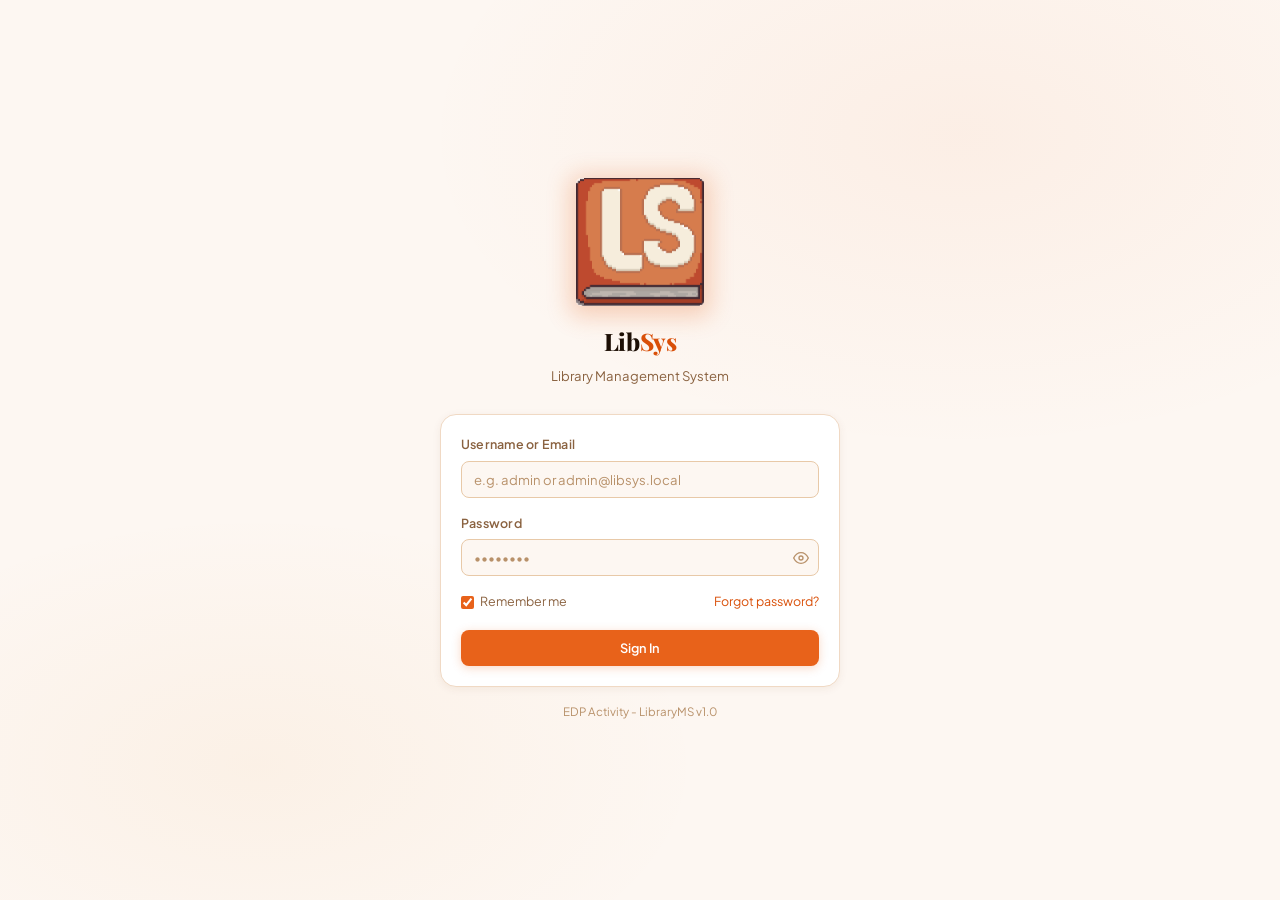
<file: source-code/index.html>
<!DOCTYPE html>
<html lang="en">
<head>
  <meta charset="UTF-8"/>
  <meta name="viewport" content="width=device-width, initial-scale=1.0"/>
  <title>LibSys — Sign In</title>
  <link rel="icon" href="LibSysLogo-mini.png">
  <link rel="stylesheet" href="style.css"/>
</head>
<body>

<!-- ════════════════════════════════════════════════════
     LOGIN PAGE
════════════════════════════════════════════════════ -->
<div class="login-page">
  <div class="login-card anim">
    <div class="login-logo">
      <div class="logo-mark">
        <img src="LibSysLogox64.png" alt="LibSys Logo"/>
      </div>
      <h1>Lib<span style="color:var(--accent2)">Sys</span></h1>
      <p>Library Management System</p>
    </div>

    <div class="card">
      <div class="form-group">
        <label class="form-label">Username or Email</label>
        <input class="form-input" id="login-user" type="text" placeholder="e.g. admin or admin@libsys.local"/>
        <div id="login-user-error"
             style="display:none;color:var(--red);font-size:0.75rem;margin-top:5px;
                    align-items:center;gap:4px">
          <svg width="12" height="12" viewBox="0 0 24 24" fill="none" stroke="currentColor" stroke-width="2.5">
            <circle cx="12" cy="12" r="10"/><line x1="12" y1="8" x2="12" y2="12"/><line x1="12" y1="16" x2="12.01" y2="16"/>
          </svg>
          <span id="login-user-error-text"></span>
        </div>
      </div>
      <div class="form-group">
        <label class="form-label">Password</label>
        <div style="position:relative">
          <input class="form-input" id="login-pass" type="password" placeholder="••••••••" style="padding-right:38px"/>
          <button type="button" id="toggle-pass" onclick="togglePassVis()"
                  style="position:absolute;right:10px;top:50%;transform:translateY(-50%);
                         background:none;border:none;cursor:pointer;padding:0;
                         color:var(--muted);display:flex;align-items:center" title="Show/hide password">
            <svg id="eye-icon-show" width="16" height="16" viewBox="0 0 24 24" fill="none"
                 stroke="currentColor" stroke-width="2">
              <path d="M1 12s4-8 11-8 11 8 11 8-4 8-11 8-11-8-11-8z"/>
              <circle cx="12" cy="12" r="3"/>
            </svg>
            <svg id="eye-icon-hide" width="16" height="16" viewBox="0 0 24 24" fill="none"
                 stroke="currentColor" stroke-width="2" style="display:none">
              <path d="M17.94 17.94A10.07 10.07 0 0 1 12 20c-7 0-11-8-11-8a18.45 18.45 0 0 1 5.06-5.94"/>
              <path d="M9.9 4.24A9.12 9.12 0 0 1 12 4c7 0 11 8 11 8a18.5 18.5 0 0 1-2.16 3.19"/>
              <line x1="1" y1="1" x2="23" y2="23"/>
            </svg>
          </button>
        </div>
        <div id="login-pass-error"
             style="display:none;color:var(--red);font-size:0.75rem;margin-top:5px;
                    align-items:center;gap:4px">
          <svg width="12" height="12" viewBox="0 0 24 24" fill="none" stroke="currentColor" stroke-width="2.5">
            <circle cx="12" cy="12" r="10"/><line x1="12" y1="8" x2="12" y2="12"/><line x1="12" y1="16" x2="12.01" y2="16"/>
          </svg>
          <span id="login-pass-error-text"></span>
        </div>
      </div>
      <div style="display:flex;align-items:center;justify-content:space-between;margin-bottom:18px">
        <label style="display:flex;align-items:center;gap:6px;font-size:0.78rem;color:var(--ghost);cursor:pointer">
          <input type="checkbox" checked style="accent-color:var(--accent)"/> Remember me
        </label>
        <a href="#" onclick="openForgotPassword()" style="color:var(--accent2);font-size:0.78rem;text-decoration:none">Forgot password?</a>
      </div>
      <button class="btn btn-primary" style="width:100%;justify-content:center;padding:10px" onclick="doLogin()" id="login-btn">
        Sign In
      </button>
      <div id="login-error-wrap"></div>
    </div>
    <p style="text-align:center;margin-top:16px;font-size:0.72rem;color:var(--muted)">EDP Activity - LibraryMS v1.0</p>
  </div>
</div>

<!-- ════════════════════════════════════════════════════
     FORGOT PASSWORD MODAL (3-step flow)
════════════════════════════════════════════════════ -->
<div class="modal-overlay" id="modal-forgot">
  <div class="modal fp-modal">

    <!-- Step indicators -->
    <div class="fp-steps">
      <div class="fp-step active" id="fp-step-dot-1">
        <div class="fp-step-circle">1</div>
        <div class="fp-step-label">Identify</div>
      </div>
      <div class="fp-step-line"></div>
      <div class="fp-step" id="fp-step-dot-2">
        <div class="fp-step-circle">2</div>
        <div class="fp-step-label">Verify</div>
      </div>
      <div class="fp-step-line"></div>
      <div class="fp-step" id="fp-step-dot-3">
        <div class="fp-step-circle">3</div>
        <div class="fp-step-label">Reset</div>
      </div>
    </div>

    <!-- ── STEP 1: Enter username or email ── -->
    <div id="fp-pane-1" class="fp-pane active">
      <div class="modal-header">
        <div class="modal-title">Forgot Password</div>
        <button class="modal-close" onclick="closeForgotPassword()"><svg width="14" height="14" viewBox="0 0 24 24" fill="none" stroke="currentColor" stroke-width="2.5"><line x1="18" y1="6" x2="6" y2="18"/><line x1="6" y1="6" x2="18" y2="18"/></svg></button>
      </div>
      <div class="modal-body">
        <p style="font-size:0.82rem;color:var(--ghost);margin-bottom:18px">Enter your username or email address and we'll verify your identity.</p>
        <div class="form-group">
          <label class="form-label">Username or Email <span style="color:var(--accent)">*</span></label>
          <input class="form-input" id="fp-username" type="text" placeholder="e.g. admin or admin@libsys.local"/>
        </div>
        <div id="fp-err-1" class="fp-error" style="display:none"></div>
      </div>
      <div class="modal-footer">
        <button class="btn btn-secondary" onclick="closeForgotPassword()">Cancel</button>
        <button class="btn btn-primary" id="fp-btn-1" onclick="fpStep1Next()">Continue</button>
      </div>
    </div>

    <!-- ── STEP 2: Verify identity via current password ── -->
    <div id="fp-pane-2" class="fp-pane">
      <div class="modal-header">
        <div class="modal-title">Verify Identity</div>
        <button class="modal-close" onclick="closeForgotPassword()"><svg width="14" height="14" viewBox="0 0 24 24" fill="none" stroke="currentColor" stroke-width="2.5"><line x1="18" y1="6" x2="6" y2="18"/><line x1="6" y1="6" x2="18" y2="18"/></svg></button>
      </div>
      <div class="modal-body">
        <div class="fp-user-chip" id="fp-user-chip"></div>
        <p style="font-size:0.82rem;color:var(--ghost);margin-bottom:14px">Enter your current password to confirm it's you.</p>
        <div class="form-group">
          <label class="form-label">Current Password <span style="color:var(--accent)">*</span></label>
          <div style="position:relative">
            <input class="form-input" id="fp-answer" type="password" placeholder="Your current password" style="padding-right:38px"/>
            <button type="button" onclick="toggleEye('fp-answer','fp-eye-cur-show','fp-eye-cur-hide')"
                    style="position:absolute;right:10px;top:50%;transform:translateY(-50%);
                           background:none;border:none;cursor:pointer;padding:0;
                           color:var(--muted);display:flex;align-items:center" title="Show/hide password">
              <svg id="fp-eye-cur-show" width="16" height="16" viewBox="0 0 24 24" fill="none" stroke="currentColor" stroke-width="2"><path d="M1 12s4-8 11-8 11 8 11 8-4 8-11 8-11-8-11-8z"/><circle cx="12" cy="12" r="3"/></svg>
              <svg id="fp-eye-cur-hide" width="16" height="16" viewBox="0 0 24 24" fill="none" stroke="currentColor" stroke-width="2" style="display:none"><path d="M17.94 17.94A10.07 10.07 0 0 1 12 20c-7 0-11-8-11-8a18.45 18.45 0 0 1 5.06-5.94"/><path d="M9.9 4.24A9.12 9.12 0 0 1 12 4c7 0 11 8 11 8a18.5 18.5 0 0 1-2.16 3.19"/><line x1="1" y1="1" x2="23" y2="23"/></svg>
            </button>
          </div>
        </div>
        <div id="fp-err-2" class="fp-error" style="display:none"></div>
      </div>
      <div class="modal-footer">
        <button class="btn btn-secondary" onclick="closeForgotPassword()">Back</button>
        <button class="btn btn-primary" id="fp-btn-2" onclick="fpStep2Next()">Verify</button>
      </div>
    </div>

    <!-- ── STEP 3: Set new password ── -->
    <div id="fp-pane-3" class="fp-pane">
      <div class="modal-header">
        <div class="modal-title">Set New Password</div>
        <button class="modal-close" onclick="closeForgotPassword()"><svg width="14" height="14" viewBox="0 0 24 24" fill="none" stroke="currentColor" stroke-width="2.5"><line x1="18" y1="6" x2="6" y2="18"/><line x1="6" y1="6" x2="18" y2="18"/></svg></button>
      </div>
      <div class="modal-body">
        <div class="fp-success-banner">
          <svg width="16" height="16" viewBox="0 0 24 24" fill="none" stroke="currentColor" stroke-width="2"><polyline points="20 6 9 17 4 12"/></svg>
          Identity verified successfully
        </div>
        <div class="form-group" style="margin-top:16px">
          <label class="form-label">New Password <span style="color:var(--accent)">*</span></label>
          <div style="position:relative">
            <input class="form-input" id="fp-new-pass" type="password" placeholder="Enter new password" style="padding-right:38px"/>
            <button type="button" onclick="toggleEye('fp-new-pass','fp-eye-new-show','fp-eye-new-hide')"
                    style="position:absolute;right:10px;top:50%;transform:translateY(-50%);
                           background:none;border:none;cursor:pointer;padding:0;
                           color:var(--muted);display:flex;align-items:center" title="Show/hide password">
              <svg id="fp-eye-new-show" width="16" height="16" viewBox="0 0 24 24" fill="none" stroke="currentColor" stroke-width="2"><path d="M1 12s4-8 11-8 11 8 11 8-4 8-11 8-11-8-11-8z"/><circle cx="12" cy="12" r="3"/></svg>
              <svg id="fp-eye-new-hide" width="16" height="16" viewBox="0 0 24 24" fill="none" stroke="currentColor" stroke-width="2" style="display:none"><path d="M17.94 17.94A10.07 10.07 0 0 1 12 20c-7 0-11-8-11-8a18.45 18.45 0 0 1 5.06-5.94"/><path d="M9.9 4.24A9.12 9.12 0 0 1 12 4c7 0 11 8 11 8a18.5 18.5 0 0 1-2.16 3.19"/><line x1="1" y1="1" x2="23" y2="23"/></svg>
            </button>
          </div>
        </div>
        <div class="form-group">
          <label class="form-label">Confirm Password <span style="color:var(--accent)">*</span></label>
          <div style="position:relative">
            <input class="form-input" id="fp-confirm-pass" type="password" placeholder="Repeat new password" style="padding-right:38px"/>
            <button type="button" onclick="toggleEye('fp-confirm-pass','fp-eye-conf-show','fp-eye-conf-hide')"
                    style="position:absolute;right:10px;top:50%;transform:translateY(-50%);
                           background:none;border:none;cursor:pointer;padding:0;
                           color:var(--muted);display:flex;align-items:center" title="Show/hide password">
              <svg id="fp-eye-conf-show" width="16" height="16" viewBox="0 0 24 24" fill="none" stroke="currentColor" stroke-width="2"><path d="M1 12s4-8 11-8 11 8 11 8-4 8-11 8-11-8-11-8z"/><circle cx="12" cy="12" r="3"/></svg>
              <svg id="fp-eye-conf-hide" width="16" height="16" viewBox="0 0 24 24" fill="none" stroke="currentColor" stroke-width="2" style="display:none"><path d="M17.94 17.94A10.07 10.07 0 0 1 12 20c-7 0-11-8-11-8a18.45 18.45 0 0 1 5.06-5.94"/><path d="M9.9 4.24A9.12 9.12 0 0 1 12 4c7 0 11 8 11 8a18.5 18.5 0 0 1-2.16 3.19"/><line x1="1" y1="1" x2="23" y2="23"/></svg>
            </button>
          </div>
        </div>
        <div class="fp-strength-wrap">
          <div class="fp-strength-bar" id="fp-strength-bar"></div>
        </div>
        <div class="form-note" id="fp-strength-label" style="margin-top:4px"></div>
        <div id="fp-err-3" class="fp-error" style="display:none"></div>
      </div>
      <div class="modal-footer">
        <button class="btn btn-secondary" onclick="fpGoBack(2)">Back</button>
        <button class="btn btn-primary" onclick="fpStep3Save()">Save Password</button>
      </div>
    </div>

    <!-- ── STEP 4: Done ── -->
    <div id="fp-pane-done" class="fp-pane">
      <div class="modal-body" style="padding:40px 28px;text-align:center">
        <div class="fp-done-icon">
          <svg width="28" height="28" viewBox="0 0 24 24" fill="none" stroke="currentColor" stroke-width="2.5"><polyline points="20 6 9 17 4 12"/></svg>
        </div>
        <div style="font-family:var(--font-display);font-size:1.3rem;font-weight:800;color:var(--snow);margin-bottom:8px">Password Reset!</div>
        <p style="font-size:0.82rem;color:var(--ghost);margin-bottom:24px">Your password has been changed. You can now sign in with your new credentials.</p>
        <button class="btn btn-primary" style="width:100%;justify-content:center" onclick="closeForgotPassword()">Back to Sign In</button>
      </div>
    </div>

  </div>
</div>

<script>
const API = 'http://localhost:5000/api';

// ── EYE TOGGLE (shared helper) ──────────────────────────────────────────────
function toggleEye(inputId, showIconId, hideIconId) {
  const input    = document.getElementById(inputId);
  const showIcon = document.getElementById(showIconId);
  const hideIcon = document.getElementById(hideIconId);
  const isHidden = input.type === 'password';
  input.type = isHidden ? 'text' : 'password';
  showIcon.style.display = isHidden ? 'none' : '';
  hideIcon.style.display = isHidden ? ''     : 'none';
}
function togglePassVis() {
  toggleEye('login-pass', 'eye-icon-show', 'eye-icon-hide');
}

// ── LOGIN — calls the real C# API ──────────────────────────────────────────
// ── TOAST (login page has no shell.js, so inline version) ──────────────────
function loginToast(msg, type = 'error') {
  const svgIcons = {
    success: '<svg width="14" height="14" viewBox="0 0 24 24" fill="none" stroke="currentColor" stroke-width="2.5"><polyline points="20 6 9 17 4 12"/></svg>',
    error:   '<svg width="14" height="14" viewBox="0 0 24 24" fill="none" stroke="currentColor" stroke-width="2.5"><line x1="18" y1="6" x2="6" y2="18"/><line x1="6" y1="6" x2="18" y2="18"/></svg>',
    warn:    '<svg width="14" height="14" viewBox="0 0 24 24" fill="none" stroke="currentColor" stroke-width="2.5"><path d="M10.29 3.86L1.82 18a2 2 0 0 0 1.71 3h16.94a2 2 0 0 0 1.71-3L13.71 3.86a2 2 0 0 0-3.42 0z"/><line x1="12" y1="9" x2="12" y2="13"/><line x1="12" y1="17" x2="12.01" y2="17"/></svg>',
    info:    '<svg width="14" height="14" viewBox="0 0 24 24" fill="none" stroke="currentColor" stroke-width="2.5"><circle cx="12" cy="12" r="10"/><line x1="12" y1="8" x2="12" y2="12"/><line x1="12" y1="16" x2="12.01" y2="16"/></svg>',
  };
  let tc = document.getElementById('toast-container');
  if (!tc) {
    tc = document.createElement('div');
    tc.className = 'toast-container';
    tc.id = 'toast-container';
    document.body.appendChild(tc);
  }
  const el = document.createElement('div');
  el.className = `toast toast-${type}`;
  el.innerHTML = `<span style="display:flex;align-items:center">${svgIcons[type] || svgIcons.info}</span><span>${msg}</span>`;
  tc.appendChild(el);
  setTimeout(() => el.remove(), 3500);
}

async function doLogin() {
  const emailVal = document.getElementById('login-user').value.trim();
  const p        = document.getElementById('login-pass').value;
  const btn      = document.getElementById('login-btn');

  clearFieldErrors();

  let hasError = false;
  if (!emailVal) { showUserError('Email is required.'); hasError = true; }
  if (!p)        { showPassError('Password is required.'); hasError = true; }
  if (hasError) return;

  btn.textContent = 'Signing in…';
  btn.disabled = true;

  try {
    const res  = await fetch(`${API}/users/login`, {
      method:  'POST',
      headers: { 'Content-Type': 'application/json' },
      body:    JSON.stringify({ username: emailVal, password: p })
    });
    const json = await res.json();

    if (!res.ok || !json.success) {
      const msg = json.message || 'Invalid credentials.';
      // "password" in message → show under password field
      // "username" or "account" in message → show under email field
      // anything else (server/API error) → toast
      const lmsg = msg.toLowerCase();
      if (lmsg.includes('password')) {
        showPassError(msg);
      } else if (lmsg.includes('username') || lmsg.includes('account') || lmsg.includes('deactivated') || lmsg.includes('invalid')) {
        showUserError(msg);
      } else {
        loginToast(msg, 'error');
      }
      return;
    }

    sessionStorage.setItem('libsys_auth', '1');
    sessionStorage.setItem('libsys_user', JSON.stringify(json.data));
    window.location.href = 'dashboard.html';

  } catch (err) {
    loginToast('Cannot reach the API server. Is dotnet run running?', 'error');
  } finally {
    btn.textContent = 'Sign In';
    btn.disabled = false;
  }
}

function showUserError(msg) {
  const wrap = document.getElementById('login-user-error');
  document.getElementById('login-user-error-text').textContent = msg;
  wrap.style.display = 'flex';
  document.getElementById('login-user').style.borderColor = 'var(--red)';
}

function showPassError(msg) {
  const wrap = document.getElementById('login-pass-error');
  document.getElementById('login-pass-error-text').textContent = msg;
  wrap.style.display = 'flex';
  document.getElementById('login-pass').style.borderColor = 'var(--red)';
}

function clearFieldErrors() {
  const uw = document.getElementById('login-user-error');
  uw.style.display = 'none';
  document.getElementById('login-user-error-text').textContent = '';
  document.getElementById('login-user').style.borderColor = '';

  const pw = document.getElementById('login-pass-error');
  pw.style.display = 'none';
  document.getElementById('login-pass-error-text').textContent = '';
  document.getElementById('login-pass').style.borderColor = '';
}

document.addEventListener('DOMContentLoaded', () => {
  document.getElementById('login-pass').addEventListener('keydown', e => {
    if (e.key === 'Enter') doLogin();
    clearFieldErrors();
  });
  document.getElementById('login-user').addEventListener('input', () => {
    clearFieldErrors();
  });
  document.getElementById('modal-forgot').addEventListener('click', e => {
    if (e.target === document.getElementById('modal-forgot')) closeForgotPassword();
  });
  document.getElementById('fp-new-pass').addEventListener('input', function() {
    const { score, label } = fpPasswordStrength(this.value);
    const colors = ['', '#C0392B', '#D97706', '#4A7DC0', '#4A8C3A', '#2E7D32'];
    const widths = ['0%', '20%', '40%', '60%', '80%', '100%'];
    const bar = document.getElementById('fp-strength-bar');
    bar.style.width = widths[score];
    bar.style.background = colors[score];
    document.getElementById('fp-strength-label').textContent = label ? `Strength: ${label}` : '';
    document.getElementById('fp-strength-label').style.color = colors[score];
  });
});

// ── FORGOT PASSWORD — fully API-wired ─────────────────────────────────────
// Step 1: Look up account by username OR email via GET /api/users
// Step 2: Verify current password via POST /api/users/login
// Step 3: Save new password via POST /api/users/{id}/password (NO hashing here
//         — the C# controller hashes it; we send plain text over localhost)
//
// _fpUser holds the matched user object across the 3 steps.
let _fpUser = null;

function openForgotPassword() {
  fpReset();
  document.getElementById('modal-forgot').classList.add('open');
}
function closeForgotPassword() {
  document.getElementById('modal-forgot').classList.remove('open');
  setTimeout(fpReset, 300);
}
function fpReset() {
  _fpUser = null;
  document.getElementById('fp-username').value     = '';
  document.getElementById('fp-answer').value       = '';
  document.getElementById('fp-new-pass').value     = '';
  document.getElementById('fp-confirm-pass').value = '';
  fpShowPane(1);
  document.getElementById('fp-strength-bar').style.width = '0';
  document.getElementById('fp-strength-label').textContent = '';
  // Re-enable all step buttons
  ['fp-btn-1','fp-btn-2'].forEach(id => {
    const b = document.getElementById(id);
    if (b) { b.disabled = false; b.textContent = id === 'fp-btn-1' ? 'Continue' : 'Verify'; }
  });
}
function fpShowPane(n) {
  ['1','2','3','done'].forEach(k => {
    document.getElementById(`fp-pane-${k}`).classList.toggle('active', String(k) === String(n));
  });
  [1,2,3].forEach(i => {
    const dot = document.getElementById(`fp-step-dot-${i}`);
    dot.classList.toggle('active', i <= n);
    dot.classList.toggle('done',   i < n);
  });
  ['fp-err-1','fp-err-2','fp-err-3'].forEach(id => {
    const el = document.getElementById(id);
    if (el) { el.style.display = 'none'; el.textContent = ''; }
  });
}
function fpError(pane, msg) {
  const el = document.getElementById(`fp-err-${pane}`);
  if (!el) return;
  el.textContent = msg;
  el.style.display = 'block';
}
function fpGoBack(to) { fpShowPane(to); }

// ── STEP 1: Find account by username OR email ──────────────────────────────
async function fpStep1Next() {
  const identifier = document.getElementById('fp-username').value.trim();
  if (!identifier) { fpError(1, 'Please enter your username or email.'); return; }

  const btn = document.getElementById('fp-btn-1');
  btn.disabled = true; btn.textContent = 'Looking up…';

  try {
    const res  = await fetch(`${API}/users`);
    const json = await res.json();
    if (!res.ok || !json.success) {
      fpError(1, 'Cannot reach the server. Is the API running?');
      btn.disabled = false; btn.textContent = 'Continue';
      return;
    }

    const users = json.data || [];
    // Match by username (case-insensitive, trimmed) OR email (case-insensitive)
    const user = users.find(u =>
      u.username?.trim().toLowerCase()  === identifier.toLowerCase() ||
      u.email?.trim().toLowerCase()     === identifier.toLowerCase()
    );

    if (!user) {
      fpError(1, 'No account found with that username or email.');
      btn.disabled = false; btn.textContent = 'Continue';
      return;
    }
    if (user.status === 'Inactive') {
      fpError(1, 'This account is inactive. Contact an administrator.');
      btn.disabled = false; btn.textContent = 'Continue';
      return;
    }

    _fpUser = user;
    document.getElementById('fp-user-chip').innerHTML =
      `<span>Resetting for:</span> <strong>${user.fullName || user.username}</strong>`;
    fpShowPane(2);

  } catch {
    fpError(1, 'Cannot reach the server. Is dotnet run running?');
    btn.disabled = false; btn.textContent = 'Continue';
  }
}

// ── STEP 2: Verify current password via POST /api/users/login ─────────────
async function fpStep2Next() {
  const currentPw = document.getElementById('fp-answer').value;
  if (!currentPw) { fpError(2, 'Please enter your current password.'); return; }
  if (!_fpUser)   { fpError(2, 'Session expired. Please start over.'); fpShowPane(1); return; }

  const btn = document.getElementById('fp-btn-2');
  btn.disabled = true; btn.textContent = 'Verifying…';

  try {
    // Use login endpoint to verify credentials — if it returns 200, password is correct
    const res  = await fetch(`${API}/users/login`, {
      method:  'POST',
      headers: { 'Content-Type': 'application/json' },
      body:    JSON.stringify({ username: _fpUser.username, password: currentPw })
    });
    const json = await res.json();

    if (!res.ok || !json.success) {
      fpError(2, 'Current password is incorrect. Please try again.');
      btn.disabled = false; btn.textContent = 'Verify';
      return;
    }

    // Password verified — store it so step 3 can use it as currentPassword
    _fpUser._verifiedPw = currentPw;
    fpShowPane(3);

  } catch {
    fpError(2, 'Cannot reach the server. Is dotnet run running?');
    btn.disabled = false; btn.textContent = 'Verify';
  }
}

// ── STEP 3: Save new password via POST /api/users/{id}/password ───────────
// We send the plain-text password — the C# controller hashes it with SHA-256.
// NO hashing in JavaScript. This is intentional for this demo setup.
async function fpStep3Save() {
  const np = document.getElementById('fp-new-pass').value;
  const cp = document.getElementById('fp-confirm-pass').value;

  if (!np)          { fpError(3, 'Please enter a new password.'); return; }
  if (np.length < 6){ fpError(3, 'Password must be at least 6 characters.'); return; }
  if (np !== cp)    { fpError(3, 'Passwords do not match.'); return; }
  if (!_fpUser)     { fpError(3, 'Session expired. Please start over.'); fpShowPane(1); return; }

  const btn = document.querySelector('#fp-pane-3 .btn-primary');
  if (btn) { btn.disabled = true; btn.textContent = 'Saving…'; }

  try {
    const res = await fetch(`${API}/users/${_fpUser.id}/password`, {
      method:  'POST',
      headers: { 'Content-Type': 'application/json' },
      body:    JSON.stringify({
        currentPassword: _fpUser._verifiedPw,  // verified in step 2
        newPassword:     np                      // plain text — API hashes it
      })
    });
    const json = await res.json();

    if (!res.ok || !json.success) {
      fpError(3, json.message || 'Failed to save password. Please try again.');
      if (btn) { btn.disabled = false; btn.textContent = 'Save Password'; }
      return;
    }

    // Success — go to done screen
    fpShowPane('done');

  } catch {
    fpError(3, 'Cannot reach the server. Is dotnet run running?');
    if (btn) { btn.disabled = false; btn.textContent = 'Save Password'; }
  }
}

function fpPasswordStrength(pw) {
  if (!pw) return { score: 0, label: '' };
  let score = 0;
  if (pw.length >= 6)  score++;
  if (pw.length >= 10) score++;
  if (/[A-Z]/.test(pw)) score++;
  if (/[0-9]/.test(pw)) score++;
  if (/[^A-Za-z0-9]/.test(pw)) score++;
  const labels = ['', 'Weak', 'Fair', 'Good', 'Strong', 'Very Strong'];
  return { score, label: labels[score] || '' };
}
</script>
</body>
</html>
</file>
<file: source-code/style.css>
@import url('https://fonts.googleapis.com/css2?family=Playfair+Display:wght@400;600;700;800&family=Plus+Jakarta+Sans:wght@300;400;500;600&family=JetBrains+Mono:wght@400;500&display=swap');

:root {
  /* ── Light-mode orange-punch palette ── */
  --bg:         #FDF7F2;
  --bg2:        #FAF0E6;
  --surface:    #FFFFFF;
  --surface2:   #FEF0E4;
  --border:     #F0D9C4;
  --border2:    #E8C9A8;
  --muted:      #B8916A;
  --ghost:      #8A6240;
  --text:       #2D1A0A;
  --text-dim:   #6B4226;
  --snow:       #1C0E04;

  --accent:     #E8621A;
  --accent2:    #D94F08;
  --accent-glow: rgba(232,98,26,0.14);
  --amber:      #D97706;
  --rust:       #B94020;
  --sage:       #4A8C3A;
  --red:        #C0392B;
  --teal:       #0E7A6A;

  --font-display: 'Playfair Display', serif;
  --font-body:    'Plus Jakarta Sans', sans-serif;
  --font-mono:    'JetBrains Mono', monospace;

  --radius:     10px;
  --radius-lg:  16px;
  --shadow:     0 4px 24px rgba(120,60,10,0.10);
  --shadow-sm:  0 2px 8px rgba(120,60,10,0.07);
}

*, *::before, *::after { 
  box-sizing: border-box; 
  margin: 0; 
  padding: 0; 

  -webkit-user-select: none;
  -khtml-user-select: none;
  -moz-user-select: none;
  -o-user-select: none;
  user-select: none;
}

img {
  -webkit-user-select: none;
  -khtml-user-select: none;
  -moz-user-select: none;
  -o-user-select: none;
  user-select: none;
}

html { scroll-behavior: smooth; }

body {
  background: var(--bg);
  color: var(--text);
  font-family: var(--font-body);
  font-size: 14px;
  line-height: 1.6;
  -webkit-font-smoothing: antialiased;
  min-height: 100vh;
}

/* ─── SCROLLBAR ─── */
::-webkit-scrollbar { width: 6px; height: 6px; }
::-webkit-scrollbar-track { background: var(--bg2); }
::-webkit-scrollbar-thumb { background: var(--border2); border-radius: 3px; }

/* ─── LAYOUT ─── */
.app-shell {
  display: flex;
  height: 100vh;
  overflow: hidden;
}

/* ─── SIDEBAR ─── */
.sidebar {
  width: 230px;
  flex-shrink: 0;
  background: var(--surface);
  border-right: 1px solid var(--border);
  display: flex;
  flex-direction: column;
  transition: width 0.3s cubic-bezier(0.16,1,0.3,1);
  overflow: hidden;
}
.sidebar.collapsed { width: 60px; }

.sidebar-brand {
  padding: 20px 16px 16px;
  border-bottom: 1px solid var(--border);
  display: flex;
  align-items: center;
  gap: 10px;
  min-height: 64px;
  /* Smooth padding transition for collapse */
  transition: padding 0.3s cubic-bezier(0.16,1,0.3,1);
}

/* When collapsed, center the logo with tighter padding */
.sidebar.collapsed .sidebar-brand {
  padding: 13px 11px;
  justify-content: center;
}

.brand-icon {
  /* Fixed size — logo scales down via img transition */
  width: 58px; height: 58px;
  display: flex; align-items: center; justify-content: center;
  flex-shrink: 0;
  overflow: hidden;
  transition: width 0.3s cubic-bezier(0.16,1,0.3,1),
              height 0.3s cubic-bezier(0.16,1,0.3,1);
}

/* Collapsed: shrink the icon container to fit the 60px sidebar */
/* 60px sidebar - 22px total padding = 38px icon */
.sidebar.collapsed .brand-icon {
  width: 36px;
  height: 36px;
}

.brand-icon img {
  width: 100%; height: 100%;
  object-fit: cover;
  display: block;
  border-radius: 4px; /* subtle rounding to match the logo's own corners */
}

.brand-text {
  font-family: var(--font-display);
  font-weight: 700;
  font-size: 1.5rem;
  color: var(--snow);
  letter-spacing: -0.01em;
  white-space: nowrap;
  overflow: hidden;
  /* Fade out text as sidebar collapses */
  transition: opacity 0.2s ease, width 0.3s cubic-bezier(0.16,1,0.3,1);
}
.sidebar.collapsed .brand-text {
  opacity: 0;
  width: 0;
  pointer-events: none;
}
.brand-text span { color: var(--accent2); }

.sidebar-nav { padding: 10px 8px; flex: 1; overflow-y: auto; }
.nav-section-label {
  font-size: 0.65rem;
  font-weight: 600;
  letter-spacing: 0.1em;
  text-transform: uppercase;
  color: var(--muted);
  padding: 10px 8px 4px;
  white-space: nowrap;
  overflow: hidden;
}
.nav-item {
  display: flex;
  align-items: center;
  gap: 10px;
  padding: 8px 10px;
  border-radius: 8px;
  cursor: pointer;
  color: var(--ghost);
  margin-bottom: 2px;
  transition: all 0.15s;
  white-space: nowrap;
  border: 1px solid transparent;
  text-decoration: none;
  font-size: 0.82rem;
  font-weight: 500;
}
.nav-item:hover { background: var(--bg2); color: var(--text); }
.nav-item.active {
  background: rgba(232,98,26,0.10);
  color: var(--accent2);
  border-color: rgba(232,98,26,0.22);
}
.nav-icon { width: 18px; height: 18px; flex-shrink: 0; }
.nav-label {
  overflow: hidden;
  transition: opacity 0.2s ease, width 0.3s cubic-bezier(0.16,1,0.3,1);
}
.sidebar.collapsed .nav-label {
  opacity: 0;
  width: 0;
  pointer-events: none;
}
.sidebar.collapsed .nav-section-label {
  opacity: 0;
  height: 0;
  padding: 0;
  margin: 0;
  pointer-events: none;
  transition: opacity 0.15s ease, height 0.3s, padding 0.3s;
}
/* Center nav items when collapsed so icon sits in the middle */
.sidebar.collapsed .nav-item {
  justify-content: center;
  padding: 8px 0;
}
.sidebar.collapsed .sidebar-footer .nav-item {
  justify-content: center;
  padding: 8px 0;
}

.sidebar-footer {
  padding: 10px 8px;
  border-top: 1px solid var(--border);
}

/* ─── MAIN AREA ─── */
.main-area {
  flex: 1;
  overflow: hidden;
  display: flex;
  flex-direction: column;
}

.topbar {
  height: 64px;
  border-bottom: 1px solid var(--border);
  background: rgba(253,247,242,0.92);
  backdrop-filter: blur(10px);
  display: flex;
  align-items: center;
  padding: 0 24px;
  gap: 12px;
  flex-shrink: 0;
  position: sticky;
  top: 0;
  z-index: 10;
}
.topbar-toggle {
  background: var(--surface2);
  border: 1px solid var(--border);
  border-radius: 8px;
  padding: 6px 8px;
  cursor: pointer;
  color: var(--ghost);
  display: flex; align-items: center;
  transition: all 0.15s;
}
.topbar-toggle:hover { color: var(--accent2); border-color: var(--border2); }

.topbar-title {
  font-family: var(--font-display);
  font-size: 1.15rem;
  font-weight: 700;
  color: var(--snow);
  flex: 1;
}
.topbar-actions { display: flex; align-items: center; gap: 8px; }

.page-content {
  flex: 1;
  overflow-y: auto;
  padding: 28px 28px;
}

/* ─── PAGE HEADER ─── */
.page-header {
  margin-bottom: 24px;
  display: flex;
  align-items: flex-start;
  justify-content: space-between;
  flex-wrap: wrap;
  gap: 12px;
}
.page-header-left {}
.page-title {
  font-family: var(--font-display);
  font-size: 1.6rem;
  font-weight: 800;
  color: var(--snow);
  letter-spacing: -0.02em;
}
.page-subtitle { color: var(--ghost); font-size: 0.82rem; margin-top: 2px; }

/* ─── CARDS ─── */
.card {
  background: var(--surface);
  border: 1px solid var(--border);
  border-radius: var(--radius-lg);
  padding: 20px;
  box-shadow: var(--shadow-sm);
}
.card-header {
  display: flex;
  align-items: center;
  justify-content: space-between;
  margin-bottom: 16px;
}
.card-title {
  font-family: var(--font-display);
  font-size: 0.95rem;
  font-weight: 700;
  color: var(--snow);
}

/* ─── STAT CARDS ─── */
.stats-grid {
  display: grid;
  grid-template-columns: repeat(4, 1fr);
  gap: 14px;
  margin-bottom: 24px;
}
.stat-card {
  background: var(--surface);
  border: 1px solid var(--border);
  border-radius: var(--radius-lg);
  padding: 18px 20px;
  position: relative;
  overflow: hidden;
  transition: border-color 0.2s;
}
.stat-card::before {
  content: '';
  position: absolute;
  top: 0; left: 0; right: 0;
  height: 3px;
  background: var(--accent-bar, var(--accent));
}
.stat-card:hover { border-color: var(--border2); box-shadow: var(--shadow); }
.stat-icon {
  width: 38px; height: 38px;
  border-radius: 10px;
  display: flex; align-items: center; justify-content: center;
  margin-bottom: 12px;
  overflow: hidden;
}
.stat-icon img {
  width: 20px; height: 20px;
  object-fit: contain;
}
.stat-value {
  font-family: var(--font-display);
  font-size: 1.75rem;
  font-weight: 800;
  color: var(--snow);
  letter-spacing: -0.02em;
  line-height: 1;
}
.stat-label {
  color: var(--ghost);
  font-size: 0.75rem;
  margin-top: 4px;
}
.stat-badge {
  display: inline-flex;
  align-items: center;
  gap: 3px;
  font-size: 0.65rem;
  font-weight: 600;
  padding: 2px 7px;
  border-radius: 100px;
  margin-top: 6px;
}
.badge-green   { background: rgba(74,140,58,0.12);  color: #3A7A2A; }
.badge-orange  { background: rgba(232,98,26,0.12);  color: var(--accent2); }
.badge-red     { background: rgba(192,57,43,0.12);  color: var(--red); }
.badge-amber   { background: rgba(217,119,6,0.12);  color: var(--amber); }

/* ─── TABLE ─── */
.table-wrap { overflow-x: auto; }
table {
  width: 100%;
  border-collapse: collapse;
  font-size: 0.82rem;
}
thead th {
  padding: 10px 14px;
  text-align: left;
  font-size: 0.68rem;
  font-weight: 600;
  letter-spacing: 0.08em;
  text-transform: uppercase;
  color: var(--muted);
  border-bottom: 1px solid var(--border);
  white-space: nowrap;
  background: var(--bg2);
}
tbody td {
  padding: 11px 14px;
  border-bottom: 1px solid var(--border);
  color: var(--text);
  vertical-align: middle;
}
tbody tr:last-child td { border-bottom: none; }
tbody tr { transition: background 0.12s; }
tbody tr:hover td { background: rgba(232,98,26,0.04); }

.td-mono  { font-family: var(--font-mono); font-size: 0.75rem; color: var(--ghost); }
.td-title { font-weight: 600; color: var(--snow); }
.td-sub   { font-size: 0.72rem; color: var(--ghost); margin-top: 1px; }

/* ─── STATUS BADGES ─── */
.status {
  display: inline-flex;
  align-items: center;
  gap: 5px;
  padding: 3px 10px;
  border-radius: 100px;
  font-size: 0.72rem;
  font-weight: 600;
}
.status::before {
  content: '';
  width: 6px; height: 6px;
  border-radius: 50%;
  background: currentColor;
  opacity: 0.8;
}
.status-active    { background: rgba(74,140,58,0.12);  color: #3A7A2A; }
.status-returned  { background: rgba(232,98,26,0.12);  color: var(--accent2); }
.status-overdue   { background: rgba(192,57,43,0.12);  color: var(--red); }
.status-suspended { background: rgba(217,119,6,0.12);  color: var(--amber); }
.status-expired   { background: rgba(100,100,100,0.10);color: #777; }

.avail-yes { background: rgba(74,140,58,0.10);  color: #3A7A2A; font-size:0.72rem; padding:3px 10px; border-radius:100px; font-weight:600; display:inline-block; }
.avail-no  { background: rgba(192,57,43,0.10);  color: var(--red); font-size:0.72rem; padding:3px 10px; border-radius:100px; font-weight:600; display:inline-block; }

/* ─── BUTTONS ─── */
.btn {
  display: inline-flex;
  align-items: center;
  gap: 6px;
  padding: 8px 16px;
  border-radius: 8px;
  border: none;
  cursor: pointer;
  font-family: var(--font-body);
  font-size: 0.8rem;
  font-weight: 600;
  transition: all 0.15s;
  white-space: nowrap;
  text-decoration: none;
}
.btn:active { transform: scale(0.97); }
.btn-primary {
  background: var(--accent);
  color: #fff;
  box-shadow: 0 2px 10px rgba(232,98,26,0.25);
}
.btn-primary:hover { background: var(--accent2); box-shadow: 0 4px 16px rgba(232,98,26,0.35); }
.btn-secondary {
  background: var(--surface2);
  border: 1px solid var(--border2);
  color: var(--text);
}
.btn-secondary:hover { border-color: var(--accent); color: var(--accent2); }
.btn-ghost-red {
  background: rgba(192,57,43,0.07);
  border: 1px solid rgba(192,57,43,0.22);
  color: var(--red);
}
.btn-ghost-red:hover { background: rgba(192,57,43,0.14); }
.btn-sm { padding: 5px 10px; font-size: 0.72rem; border-radius: 6px; }
.btn-icon { padding: 6px; border-radius: 7px; }

/* ─── FORM ELEMENTS ─── */
.form-group { margin-bottom: 16px; }
.form-label {
  display: block;
  font-size: 0.78rem;
  font-weight: 600;
  color: var(--ghost);
  margin-bottom: 6px;
  letter-spacing: 0.02em;
}
.form-input, .form-select, .form-textarea {
  width: 100%;
  background: var(--bg);
  border: 1px solid var(--border2);
  border-radius: 8px;
  padding: 9px 12px;
  color: var(--text);
  font-family: var(--font-body);
  font-size: 0.82rem;
  transition: all 0.2s;
  outline: none;
}
.form-input::placeholder { color: var(--muted); }
.form-input:focus, .form-select:focus, .form-textarea:focus {
  border-color: var(--accent);
  box-shadow: 0 0 0 3px rgba(232,98,26,0.10);
}
.form-select { cursor: pointer; }
.form-select option { background: var(--surface); }
.form-grid-2 { display: grid; grid-template-columns: 1fr 1fr; gap: 14px; }
.form-grid-3 { display: grid; grid-template-columns: 1fr 1fr 1fr; gap: 14px; }
.form-note { font-size: 0.7rem; color: var(--muted); margin-top: 4px; }

/* ─── MODAL ─── */
.modal-overlay {
  position: fixed;
  inset: 0;
  background: rgba(45,26,10,0.35);
  backdrop-filter: blur(4px);
  display: flex;
  align-items: center;
  justify-content: center;
  z-index: 100;
  padding: 20px;
  opacity: 0;
  pointer-events: none;
  transition: opacity 0.2s;
}
.modal-overlay.open { opacity: 1; pointer-events: all; }
.modal {
  background: var(--surface);
  border: 1px solid var(--border2);
  border-radius: var(--radius-lg);
  width: 100%;
  max-width: 520px;
  box-shadow: 0 20px 60px rgba(120,60,10,0.18);
  transform: translateY(12px);
  transition: transform 0.25s cubic-bezier(0.16,1,0.3,1);
  max-height: 90vh;
  overflow-y: auto;
}
.modal-overlay.open .modal { transform: translateY(0); }
.modal-header {
  padding: 20px 20px 0;
  display: flex;
  align-items: center;
  justify-content: space-between;
  margin-bottom: 16px;
}
.modal-title {
  font-family: var(--font-display);
  font-size: 1.1rem;
  font-weight: 700;
  color: var(--snow);
}
.modal-body { padding: 0 20px; }
.modal-footer {
  padding: 16px 20px 20px;
  display: flex;
  gap: 8px;
  justify-content: flex-end;
  border-top: 1px solid var(--border);
  margin-top: 16px;
}
.modal-close {
  background: var(--surface2);
  border: 1px solid var(--border);
  border-radius: 8px;
  width: 30px; height: 30px;
  display: flex; align-items: center; justify-content: center;
  cursor: pointer;
  color: var(--ghost);
  transition: all 0.15s;
  font-size: 0.8rem;
}
.modal-close:hover { color: var(--red); border-color: var(--red); background: rgba(192,57,43,0.07); }

/* ─── SEARCH BAR ─── */
.search-bar {
  position: relative;
  display: flex;
  align-items: center;
}
.search-bar input {
  background: var(--surface2);
  border: 1px solid var(--border);
  border-radius: 8px;
  padding: 7px 12px 7px 34px;
  color: var(--text);
  font-family: var(--font-body);
  font-size: 0.8rem;
  outline: none;
  transition: border-color 0.2s, width 0.2s;
  width: 220px;
}
.search-bar input:focus { border-color: var(--accent); width: 260px; }
.search-bar input::placeholder { color: var(--muted); }
.search-bar svg {
  position: absolute;
  left: 9px;
  color: var(--muted);
  pointer-events: none;
}

/* ─── TABS ─── */
.tabs { display: flex; gap: 2px; background: var(--bg2); border-radius: 10px; padding: 3px; margin-bottom: 20px; width: fit-content; border: 1px solid var(--border); }
.tab-btn {
  padding: 6px 16px;
  border-radius: 8px;
  border: none;
  background: transparent;
  color: var(--ghost);
  font-family: var(--font-body);
  font-size: 0.78rem;
  font-weight: 600;
  cursor: pointer;
  transition: all 0.15s;
}
.tab-btn.active { background: var(--surface); color: var(--accent2); box-shadow: var(--shadow-sm); border: 1px solid var(--border); }
.tab-btn:hover:not(.active) { color: var(--text); }

/* ─── AVATAR ─── */
.avatar {
  width: 32px; height: 32px;
  border-radius: 50%;
  display: flex; align-items: center; justify-content: center;
  font-size: 0.7rem;
  font-weight: 700;
  font-family: var(--font-display);
  flex-shrink: 0;
}

/* ─── TOAST ─── */
.toast-container {
  position: fixed;
  bottom: 24px;
  right: 24px;
  display: flex;
  flex-direction: column;
  gap: 8px;
  z-index: 999;
}
.toast {
  background: var(--surface);
  border: 1px solid var(--border2);
  border-radius: 10px;
  padding: 10px 16px;
  display: flex;
  align-items: center;
  gap: 10px;
  font-size: 0.8rem;
  box-shadow: var(--shadow);
  animation: toastIn 0.3s cubic-bezier(0.16,1,0.3,1) forwards;
  max-width: 300px;
  color: var(--text);
}
.toast-success { border-left: 3px solid var(--sage); }
.toast-error   { border-left: 3px solid var(--red); }
.toast-warn    { border-left: 3px solid var(--amber); }

@keyframes toastIn {
  from { opacity:0; transform: translateY(12px) }
  to   { opacity:1; transform: translateY(0) }
}

/* ─── MISC ─── */
.divider { height: 1px; background: var(--border); margin: 16px 0; }
.empty-state {
  text-align: center;
  padding: 60px 20px;
  color: var(--muted);
}
.empty-state .empty-icon { font-size: 2.5rem; margin-bottom: 12px; }
.empty-state p { font-size: 0.82rem; }
.pill {
  display: inline-block;
  padding: 2px 8px;
  border-radius: 100px;
  font-size: 0.68rem;
  font-weight: 600;
  background: var(--surface2);
  color: var(--ghost);
  border: 1px solid var(--border);
}
.pill-accent { background: rgba(232,98,26,0.10); color: var(--accent2); border-color: rgba(232,98,26,0.22); }

/* ─── LOGIN PAGE ─── */
.login-page {
  min-height: 100vh;
  display: flex;
  align-items: center;
  justify-content: center;
  padding: 20px;
  background: var(--bg);
  position: relative;
  overflow: hidden;
}
/* Subtle warm texture — no grid, no gradient */
.login-page::before {
  content: '';
  position: absolute;
  inset: 0;
  background:
    radial-gradient(ellipse 60% 50% at 75% 15%, rgba(232,98,26,0.06) 0%, transparent 70%),
    radial-gradient(ellipse 50% 40% at 20% 85%, rgba(217,119,6,0.05) 0%, transparent 70%);
  pointer-events: none;
}
.login-card {
  width: 100%;
  max-width: 400px;
  position: relative;
  z-index: 1;
}
.login-logo {
  text-align: center;
  margin-bottom: 28px;
}
.login-logo .logo-mark {
  width: 128px; height: 128px;
  
  display: flex; align-items: center; justify-content: center;
  margin: 0 auto 16px;
  overflow: hidden;

  border-radius: 5px;
  box-shadow: 0 4px 22px 7px rgba(232,98,26,0.25);
}
.login-logo .logo-mark img {
  width: 100%; height: 100%;
  object-fit: cover;
  display: block;

}
.login-logo h1 {
  font-family: var(--font-display);
  font-size: 1.5rem;
  font-weight: 800;
  color: var(--snow);
  letter-spacing: -0.02em;
}
.login-logo p { color: var(--ghost); font-size: 0.82rem; margin-top: 4px; }

/* ─── RESPONSIVE GRID ─── */
.grid-2 { display: grid; grid-template-columns: 1fr 1fr; gap: 16px; }
.grid-3 { display: grid; grid-template-columns: 1fr 1fr 1fr; gap: 16px; }

/* ─── ANIMATIONS ─── */
@keyframes fadeSlideUp {
  from { opacity:0; transform: translateY(14px) }
  to   { opacity:1; transform: translateY(0) }
}
.anim { animation: fadeSlideUp 0.4s cubic-bezier(0.16,1,0.3,1) both; }
.anim-d1 { animation-delay: 0.05s }
.anim-d2 { animation-delay: 0.1s }
.anim-d3 { animation-delay: 0.15s }
.anim-d4 { animation-delay: 0.2s }

.page-section { display: none; }
.page-section.active { display: block; }

/* ══════════════════════════════════════════
   UNIQUE DASHBOARD LAYOUT
══════════════════════════════════════════ */
.db-section { padding-bottom: 12px; }

/* ── ROW 1: hero + side stack ── */
.db-top {
  display: grid;
  grid-template-columns: 300px 1fr;
  gap: 16px;
  margin-bottom: 16px;
  align-items: start;
}

/* Hero panel */
.db-hero {
  background: var(--surface);
  border: 1px solid var(--border);
  border-radius: var(--radius-lg);
  padding: 28px 24px 24px;
  display: flex;
  flex-direction: column;
  align-items: center;
  text-align: center;
  box-shadow: var(--shadow-sm);
  position: relative;
  overflow: hidden;
}
.db-hero::before {
  content: '';
  position: absolute;
  top: 0; left: 0; right: 0;
  height: 3px;
  background: var(--accent);
}
.db-hero-label {
  font-size: 0.65rem;
  font-weight: 700;
  letter-spacing: 0.12em;
  text-transform: uppercase;
  color: var(--muted);
  margin-bottom: 4px;
}
.db-hero-number {
  font-family: var(--font-display);
  font-size: 4rem;
  font-weight: 800;
  color: var(--accent);
  letter-spacing: -0.04em;
  line-height: 1;
  margin-bottom: 2px;
}
.db-hero-sub {
  font-size: 0.75rem;
  color: var(--ghost);
  margin-bottom: 20px;
}

/* Donut ring */
.db-ring-wrap {
  position: relative;
  width: 130px; height: 130px;
  margin-bottom: 10px;
}
.db-ring {
  width: 100%; height: 100%;
  transform: rotate(-90deg);
}
.db-ring-bg {
  fill: none;
  stroke: var(--bg2);
  stroke-width: 12;
}
.db-ring-fill {
  fill: none;
  stroke-width: 12;
  stroke-linecap: round;
  transition: stroke-dasharray 0.7s cubic-bezier(0.16,1,0.3,1),
              stroke-dashoffset 0.7s cubic-bezier(0.16,1,0.3,1);
}
.db-ring-orange { stroke: var(--accent); }
.db-ring-blue   { stroke: #4A7DC0; }
.db-ring-center {
  position: absolute;
  inset: 0;
  display: flex;
  flex-direction: column;
  align-items: center;
  justify-content: center;
}
.db-ring-pct {
  font-family: var(--font-display);
  font-size: 1.4rem;
  font-weight: 800;
  color: var(--snow);
  line-height: 1;
}
.db-ring-pct-sub {
  font-size: 0.6rem;
  color: var(--muted);
  margin-top: 2px;
}
.db-ring-legend {
  display: flex;
  align-items: center;
  gap: 5px;
  font-size: 0.68rem;
  color: var(--ghost);
  margin-bottom: 20px;
}
.db-legend-dot {
  width: 8px; height: 8px;
  border-radius: 50%;
  display: inline-block;
}
.db-hero-cta { width: 100%; justify-content: center; }

/* Side metric tiles */
.db-side-stack {
  display: flex;
  flex-direction: column;
  gap: 12px;
}
.db-metric {
  background: var(--surface);
  border: 1px solid var(--border);
  border-radius: var(--radius-lg);
  padding: 16px 20px;
  box-shadow: var(--shadow-sm);
  flex: 1;
  position: relative;
  overflow: hidden;
  transition: box-shadow 0.2s;
}
.db-metric:hover { box-shadow: var(--shadow); }
.db-metric-alert { border-color: rgba(192,57,43,0.25); }
.db-metric-top {
  display: flex;
  align-items: center;
  justify-content: space-between;
  margin-bottom: 8px;
}
.db-metric-icon {
  width: 32px; height: 32px;
  border-radius: 8px;
  background: var(--bg2);
  display: flex; align-items: center; justify-content: center;
  border: 1px solid var(--border);
}
.db-metric-value {
  font-family: var(--font-display);
  font-size: 2.2rem;
  font-weight: 800;
  color: var(--snow);
  letter-spacing: -0.03em;
  line-height: 1;
}
.db-metric-label {
  font-size: 0.72rem;
  color: var(--ghost);
  margin-top: 2px;
  margin-bottom: 10px;
}
.db-metric-bar {
  height: 3px;
  border-radius: 2px;
  background: var(--border);
  position: relative;
}
.db-metric-bar::after {
  content: '';
  position: absolute;
  left: 0; top: 0; bottom: 0;
  width: var(--bar-w, 50%);
  background: var(--bar-color, var(--accent));
  border-radius: 2px;
  transition: width 0.8s cubic-bezier(0.16,1,0.3,1);
}

/* ── ROW 2: feed + right col ── */
.db-bottom {
  display: grid;
  grid-template-columns: 1fr 300px;
  gap: 16px;
  align-items: start;
}

/* Activity feed */
.db-feed { padding: 0; overflow: hidden; }
.db-feed-header {
  display: flex;
  align-items: center;
  justify-content: space-between;
  padding: 16px 20px 12px;
  border-bottom: 1px solid var(--border);
}
.db-feed-title {
  font-family: var(--font-display);
  font-size: 0.9rem;
  font-weight: 700;
  color: var(--snow);
}
.db-activity-list { padding: 4px 0; }
.db-activity-row {
  display: flex;
  align-items: center;
  gap: 10px;
  padding: 10px 20px;
  border-bottom: 1px solid var(--border);
  transition: background 0.12s;
}
.db-activity-row:last-child { border-bottom: none; }
.db-activity-row:hover { background: rgba(232,98,26,0.03); }
.db-act-dot {
  width: 7px; height: 7px;
  border-radius: 50%;
  flex-shrink: 0;
}
.db-act-avatar {
  flex-shrink: 0;
  border-radius: 50%;
  display: flex;
  align-items: center;
  justify-content: center;
  font-weight: 700;
  font-family: var(--font-display);
}
.db-act-info {
  flex: 1;
  min-width: 0;
  display: flex;
  flex-direction: column;
  gap: 1px;
}
.db-act-name {
  font-size: 0.8rem;
  font-weight: 600;
  color: var(--snow);
  white-space: nowrap;
  overflow: hidden;
  text-overflow: ellipsis;
}
.db-act-book {
  font-size: 0.7rem;
  color: var(--ghost);
  white-space: nowrap;
  overflow: hidden;
  text-overflow: ellipsis;
}
.db-act-right {
  display: flex;
  flex-direction: column;
  align-items: flex-end;
  gap: 3px;
  flex-shrink: 0;
}
.db-act-date {
  font-size: 0.65rem;
  color: var(--muted);
  font-family: var(--font-mono);
}

/* Right column */
.db-right-col {
  display: flex;
  flex-direction: column;
  gap: 12px;
}

/* Fines card */
.db-fines-card {
  background: var(--surface);
  border: 1px solid var(--border);
  border-radius: var(--radius-lg);
  padding: 22px 20px;
  box-shadow: var(--shadow-sm);
  position: relative;
  overflow: hidden;
}
.db-fines-card::before {
  content: '';
  position: absolute;
  top: 0; left: 0; right: 0;
  height: 3px;
  background: var(--amber);
}
.db-fines-label {
  font-size: 0.65rem;
  font-weight: 700;
  letter-spacing: 0.1em;
  text-transform: uppercase;
  color: var(--muted);
  margin-bottom: 6px;
}
.db-fines-value {
  font-family: var(--font-display);
  font-size: 2rem;
  font-weight: 800;
  color: var(--amber);
  letter-spacing: -0.03em;
  line-height: 1;
}
.db-fines-sub {
  font-size: 0.72rem;
  color: var(--ghost);
  margin-top: 6px;
}

/* Quick actions grid */
.db-quick { padding: 16px 20px 18px; }
.db-quick-title {
  font-family: var(--font-display);
  font-size: 0.9rem;
  font-weight: 700;
  color: var(--snow);
  margin-bottom: 12px;
}
.db-quick-grid {
  display: grid;
  grid-template-columns: 1fr 1fr;
  gap: 8px;
}
.db-qa-btn {
  display: flex;
  flex-direction: column;
  align-items: center;
  gap: 6px;
  padding: 12px 8px;
  border-radius: 10px;
  border: 1px solid var(--border);
  background: var(--bg2);
  color: var(--ghost);
  font-family: var(--font-body);
  font-size: 0.72rem;
  font-weight: 600;
  cursor: pointer;
  transition: all 0.15s;
  text-align: center;
}
.db-qa-btn:hover {
  background: var(--surface2);
  border-color: var(--accent);
  color: var(--accent2);
}
.db-qa-btn:active { transform: scale(0.96); }

/* ══════════════════════════════════════════
   FORGOT PASSWORD MODAL
══════════════════════════════════════════ */
.fp-modal { max-width: 460px; }

/* Step indicators */
.fp-steps {
  display: flex;
  align-items: center;
  justify-content: center;
  padding: 24px 32px 0;
  gap: 0;
}
.fp-step {
  display: flex;
  flex-direction: column;
  align-items: center;
  gap: 5px;
}
.fp-step-circle {
  width: 30px; height: 30px;
  border-radius: 50%;
  border: 2px solid var(--border2);
  background: var(--bg2);
  display: flex; align-items: center; justify-content: center;
  font-size: 0.72rem;
  font-weight: 700;
  color: var(--muted);
  transition: all 0.3s;
}
.fp-step.active .fp-step-circle {
  border-color: var(--accent);
  background: var(--accent);
  color: #fff;
}
.fp-step.done .fp-step-circle {
  border-color: var(--sage);
  background: var(--sage);
  color: #fff;
}
.fp-step-label {
  font-size: 0.62rem;
  font-weight: 600;
  color: var(--muted);
  letter-spacing: 0.06em;
  text-transform: uppercase;
  transition: color 0.3s;
}
.fp-step.active .fp-step-label { color: var(--accent); }
.fp-step.done .fp-step-label   { color: var(--sage); }

.fp-step-line {
  flex: 1;
  height: 2px;
  background: var(--border);
  margin: 0 8px;
  margin-bottom: 22px;
  min-width: 40px;
  transition: background 0.3s;
}

/* Panes */
.fp-pane { display: none; }
.fp-pane.active { display: block; }

.fp-error {
  color: var(--red);
  font-size: 0.75rem;
  background: rgba(192,57,43,0.07);
  border: 1px solid rgba(192,57,43,0.2);
  border-radius: 7px;
  padding: 8px 12px;
  margin-top: 8px;
}

.fp-user-chip {
  display: flex;
  align-items: center;
  gap: 6px;
  background: rgba(232,98,26,0.08);
  border: 1px solid rgba(232,98,26,0.2);
  border-radius: 8px;
  padding: 8px 12px;
  font-size: 0.78rem;
  color: var(--ghost);
  margin-bottom: 14px;
}
.fp-user-chip strong { color: var(--accent2); }

.fp-success-banner {
  display: flex;
  align-items: center;
  gap: 8px;
  background: rgba(74,140,58,0.08);
  border: 1px solid rgba(74,140,58,0.25);
  border-radius: 8px;
  padding: 10px 14px;
  font-size: 0.78rem;
  font-weight: 600;
  color: var(--sage);
}

.fp-strength-wrap {
  height: 4px;
  background: var(--border);
  border-radius: 2px;
  margin-top: 8px;
  overflow: hidden;
}
.fp-strength-bar {
  height: 100%;
  width: 0%;
  border-radius: 2px;
  transition: width 0.3s, background 0.3s;
}

.fp-done-icon {
  width: 60px; height: 60px;
  border-radius: 50%;
  background: rgba(74,140,58,0.12);
  border: 2px solid rgba(74,140,58,0.3);
  display: flex; align-items: center; justify-content: center;
  margin: 0 auto 18px;
  color: var(--sage);
}
</file>
